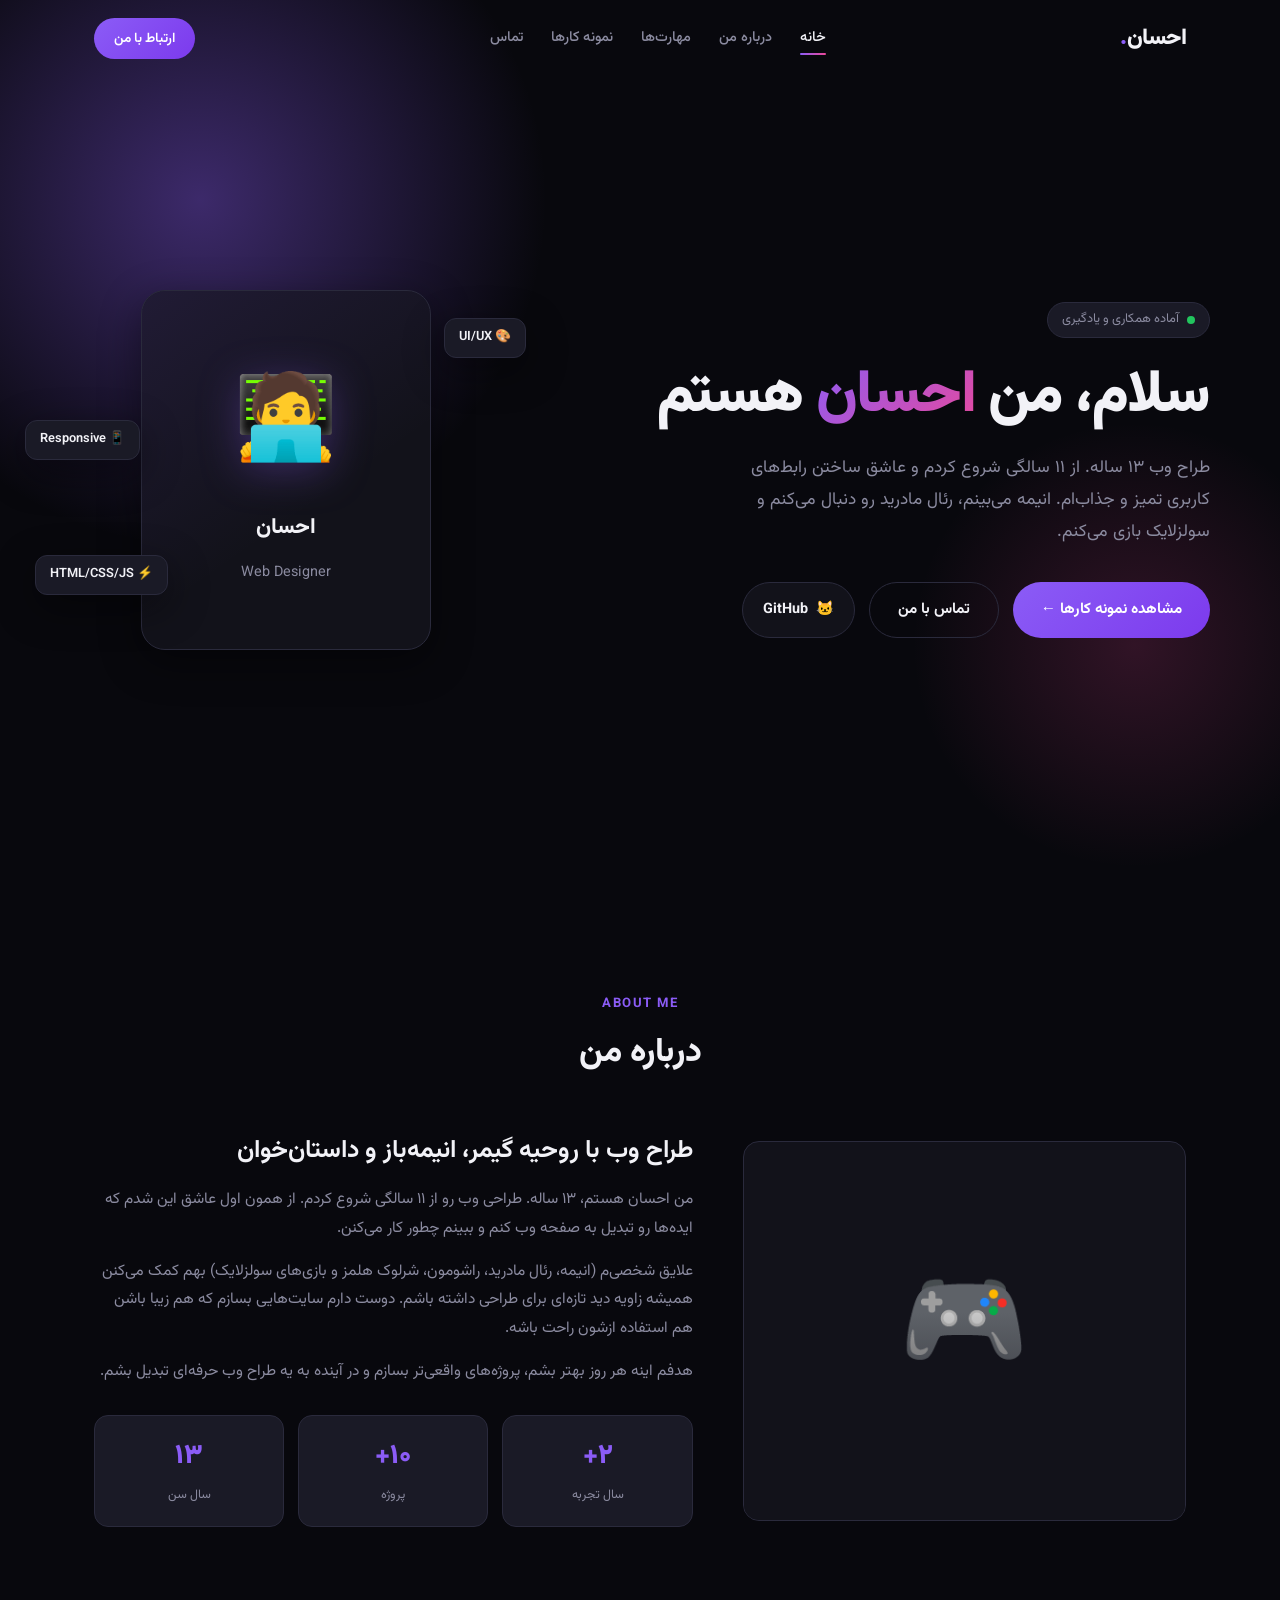
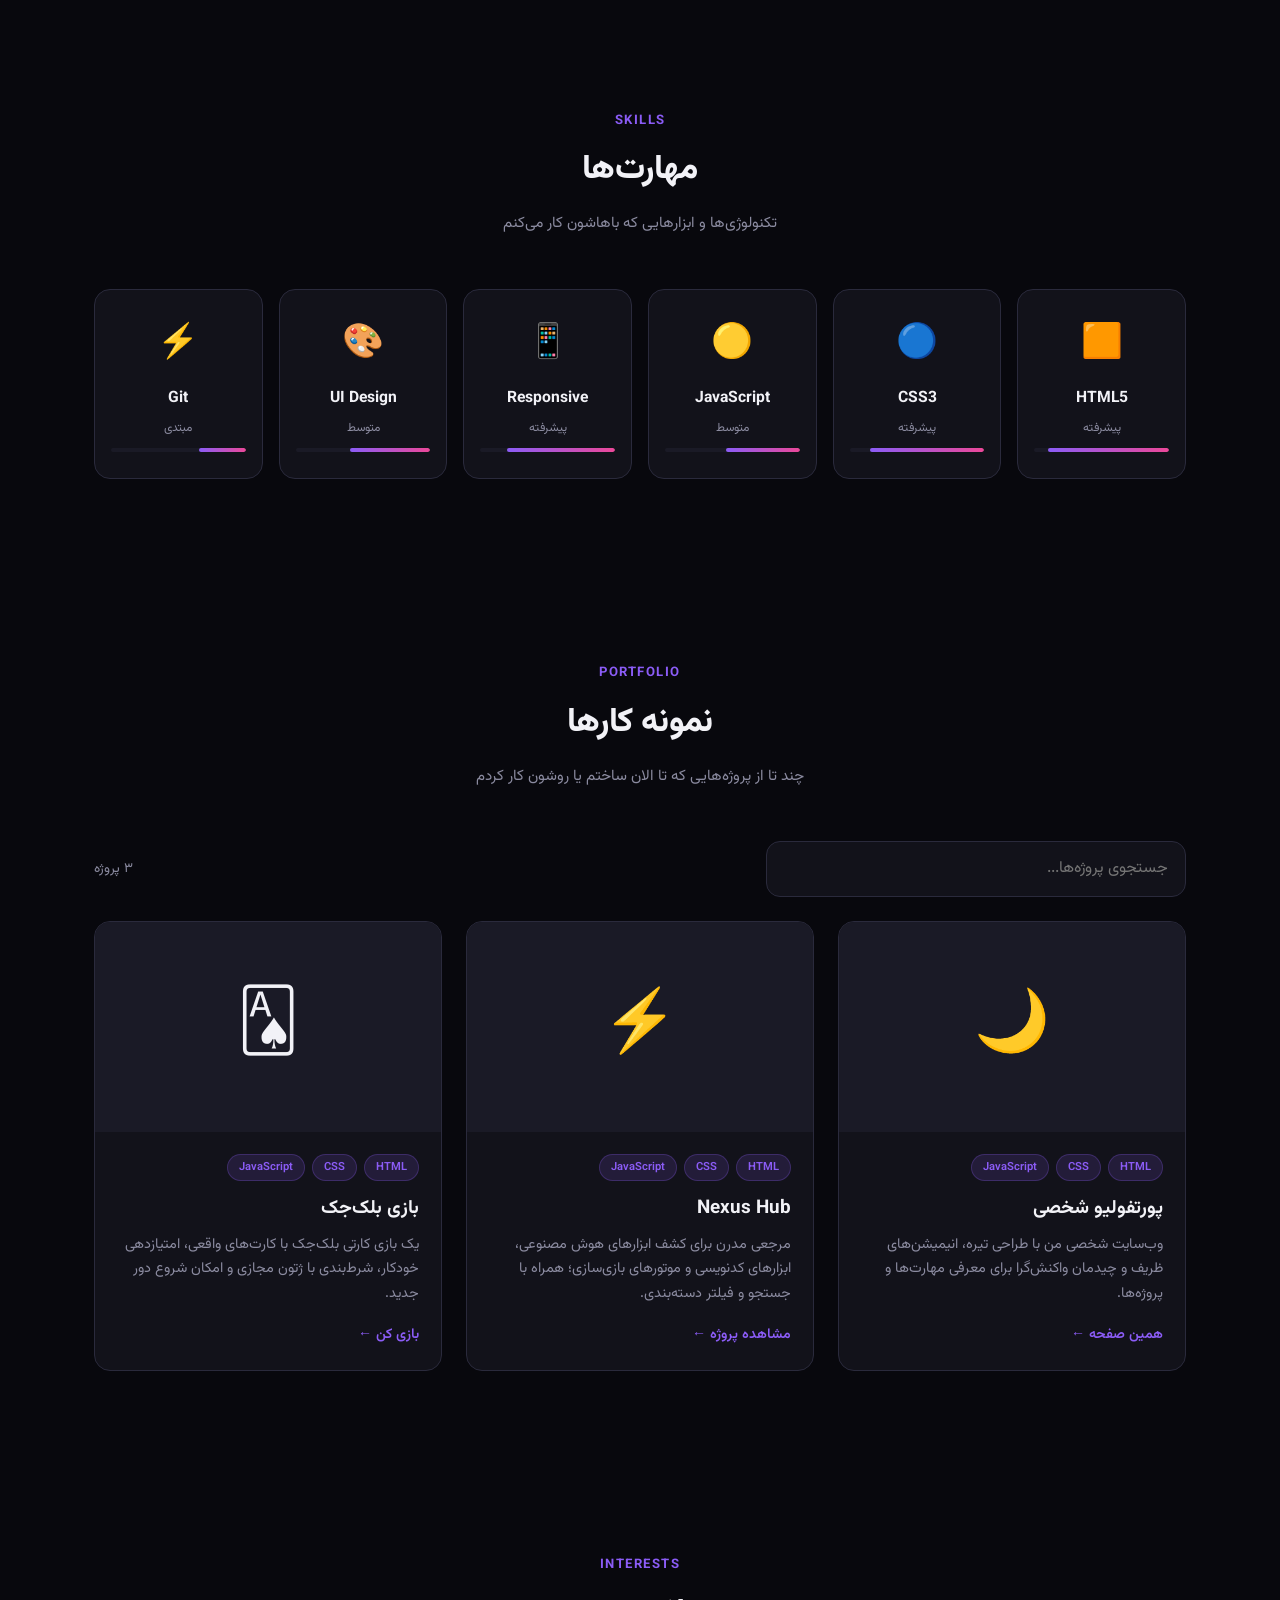
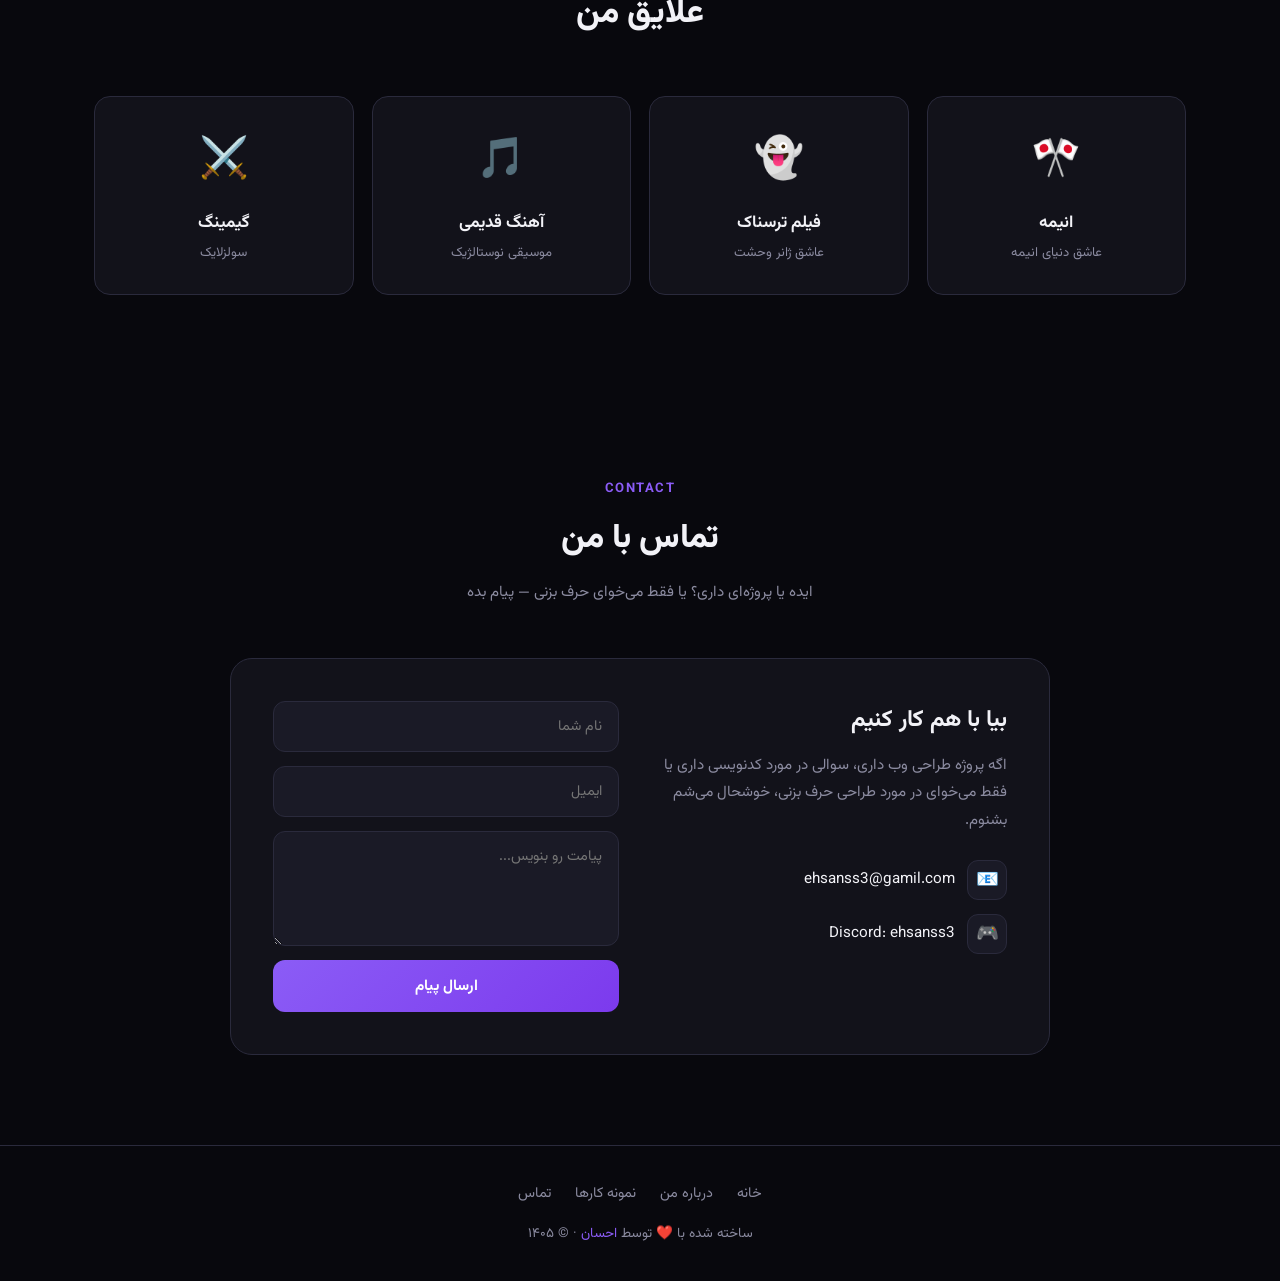
<file: index.html>
<!DOCTYPE html>
<html lang="fa" dir="rtl">
<head>
  <meta charset="UTF-8">
  <meta name="viewport" content="width=device-width, initial-scale=1.0">
  <title>احسان | طراح وب</title>
  <meta name="description" content="نمونه کارهای احسان — طراح وب ۱۳ ساله علاقه‌مند به انیمه، فوتبال و گیمینگ">
  <link rel="preconnect" href="https://fonts.googleapis.com">
  <link href="https://fonts.googleapis.com/css2?family=Vazirmatn:wght@400;500;600;700;800;900&display=swap" rel="stylesheet">
  <link rel="stylesheet" href="css/style.css">
</head>
<body>

  <!-- Navigation -->
  <nav class="nav" id="nav">
    <div class="nav-inner">
      <a href="#home" class="logo">احسان<span>.</span></a>
      <div class="nav-links">
        <a href="#home" class="active">خانه</a>
        <a href="#about">درباره من</a>
        <a href="#skills">مهارت‌ها</a>
        <a href="#projects">نمونه کارها</a>
        <a href="#contact">تماس</a>
      </div>
      <a href="#contact" class="nav-cta">ارتباط با من</a>
      <button class="menu-btn" id="menuBtn" aria-label="منو">☰</button>
    </div>
  </nav>

  <!-- Mobile Menu -->
  <div class="mobile-menu" id="mobileMenu">
    <a href="#home" data-close>خانه</a>
    <a href="#about" data-close>درباره من</a>
    <a href="#skills" data-close>مهارت‌ها</a>
    <a href="#projects" data-close>نمونه کارها</a>
    <a href="#contact" data-close>تماس</a>
  </div>

  <!-- Hero -->
  <section class="hero" id="home">
    <div class="hero-inner">
      <div class="hero-text">
        <div class="hero-badge">
          <span class="dot"></span>
          آماده همکاری و یادگیری
        </div>
        <h1>سلام، من <span>احسان</span> هستم</h1>
        <p>طراح وب ۱۳ ساله. از ۱۱ سالگی شروع کردم و عاشق ساختن رابط‌های کاربری تمیز و جذاب‌ام. انیمه می‌بینم، رئال مادرید رو دنبال می‌کنم و سولزلایک بازی می‌کنم.</p>
        <div class="hero-btns">
          <a href="#projects" class="btn btn-primary">مشاهده نمونه کارها ←</a>
          <a href="#contact" class="btn btn-outline">تماس با من</a>
          <a href="#" class="btn btn-github" data-placeholder-link aria-label="لینک گیت‌هاب را بعداً اضافه می‌کنم"><span aria-hidden="true">🐱</span> GitHub</a>
        </div>
      </div>
      <div class="hero-visual">
        <div class="avatar-card">
          <div class="avatar-emoji">🧑‍💻</div>
          <div class="avatar-name">احسان</div>
          <div class="avatar-role">Web Designer</div>
        </div>
        <div class="floating-tag tag-1">🎨 UI/UX</div>
        <div class="floating-tag tag-2">⚡ HTML/CSS/JS</div>
        <div class="floating-tag tag-3">📱 Responsive</div>
      </div>
    </div>
  </section>

  <!-- About -->
  <section class="section" id="about">
    <div class="section-header reveal">
      <div class="section-label">ABOUT ME</div>
      <h2 class="section-title">درباره من</h2>
    </div>
    <div class="about-grid reveal">
      <div class="about-image">🎮</div>
      <div class="about-text">
        <h3>طراح وب با روحیه گیمر، انیمه‌باز و داستان‌خوان</h3>
        <p>من احسان هستم، ۱۳ ساله. طراحی وب رو از ۱۱ سالگی شروع کردم. از همون اول عاشق این شدم که ایده‌ها رو تبدیل به صفحه وب کنم و ببینم چطور کار می‌کنن.</p>
        <p>علایق شخصی‌م (انیمه، رئال مادرید، راشومون، شرلوک هلمز و بازی‌های سولزلایک) بهم کمک می‌کنن همیشه زاویه دید تازه‌ای برای طراحی داشته باشم. دوست دارم سایت‌هایی بسازم که هم زیبا باشن هم استفاده ازشون راحت باشه.</p>
        <p>هدفم اینه هر روز بهتر بشم، پروژه‌های واقعی‌تر بسازم و در آینده به یه طراح وب حرفه‌ای تبدیل بشم.</p>
        <div class="about-stats">
          <div class="stat">
            <span class="stat-num">۲+</span>
            <span class="stat-label">سال تجربه</span>
          </div>
          <div class="stat">
            <span class="stat-num">۱۰+</span>
            <span class="stat-label">پروژه</span>
          </div>
          <div class="stat">
            <span class="stat-num">۱۳</span>
            <span class="stat-label">سال سن</span>
          </div>
        </div>
      </div>
    </div>
  </section>

  <!-- Skills -->
  <section class="section" id="skills">
    <div class="section-header reveal">
      <div class="section-label">SKILLS</div>
      <h2 class="section-title">مهارت‌ها</h2>
      <p class="section-desc">تکنولوژی‌ها و ابزارهایی که باهاشون کار می‌کنم</p>
    </div>
    <div class="skills-grid">
      <div class="skill-card reveal">
        <div class="skill-icon">🟧</div>
        <div class="skill-name">HTML5</div>
        <div class="skill-level">پیشرفته</div>
        <div class="skill-bar"><div class="skill-bar-fill" style="--level:90%"></div></div>
      </div>
      <div class="skill-card reveal">
        <div class="skill-icon">🔵</div>
        <div class="skill-name">CSS3</div>
        <div class="skill-level">پیشرفته</div>
        <div class="skill-bar"><div class="skill-bar-fill" style="--level:85%"></div></div>
      </div>
      <div class="skill-card reveal">
        <div class="skill-icon">🟡</div>
        <div class="skill-name">JavaScript</div>
        <div class="skill-level">متوسط</div>
        <div class="skill-bar"><div class="skill-bar-fill" style="--level:55%"></div></div>
      </div>
      <div class="skill-card reveal">
        <div class="skill-icon">📱</div>
        <div class="skill-name">Responsive</div>
        <div class="skill-level">پیشرفته</div>
        <div class="skill-bar"><div class="skill-bar-fill" style="--level:80%"></div></div>
      </div>
      <div class="skill-card reveal">
        <div class="skill-icon">🎨</div>
        <div class="skill-name">UI Design</div>
        <div class="skill-level">متوسط</div>
        <div class="skill-bar"><div class="skill-bar-fill" style="--level:60%"></div></div>
      </div>
      <div class="skill-card reveal">
        <div class="skill-icon">⚡</div>
        <div class="skill-name">Git</div>
        <div class="skill-level">مبتدی</div>
        <div class="skill-bar"><div class="skill-bar-fill" style="--level:35%"></div></div>
      </div>
    </div>
  </section>

  <!-- Projects -->
  <section class="section" id="projects">
    <div class="section-header reveal">
      <div class="section-label">PORTFOLIO</div>
      <h2 class="section-title">نمونه کارها</h2>
      <p class="section-desc">چند تا از پروژه‌هایی که تا الان ساختم یا روشون کار کردم</p>
    </div>
    <div class="project-search-wrap"><input id="projectSearch" class="project-search" type="search" placeholder="جستجوی پروژه‌ها..." aria-label="جستجوی پروژه‌ها"><span id="projectCount" class="project-count">۳ پروژه</span></div>
    <div class="projects-grid">
      <article class="project-card reveal">
        <div class="project-thumb">🌙</div>
        <div class="project-info">
          <div class="project-tags"><span class="tag">HTML</span><span class="tag">CSS</span><span class="tag">JavaScript</span></div>
          <h3 class="project-title">پورتفولیو شخصی</h3>
          <p class="project-desc">وب‌سایت شخصی من با طراحی تیره، انیمیشن‌های ظریف و چیدمان واکنش‌گرا برای معرفی مهارت‌ها و پروژه‌ها.</p>
          <div class="project-links"><a href="#home" class="project-link">همین صفحه ←</a></div>
        </div>
      </article>
      <article class="project-card reveal">
        <div class="project-thumb">⚡</div>
        <div class="project-info">
          <div class="project-tags"><span class="tag">HTML</span><span class="tag">CSS</span><span class="tag">JavaScript</span></div>
          <h3 class="project-title">Nexus Hub</h3>
          <p class="project-desc">مرجعی مدرن برای کشف ابزارهای هوش مصنوعی، ابزارهای کدنویسی و موتورهای بازی‌سازی؛ همراه با جستجو و فیلتر دسته‌بندی.</p>
          <div class="project-links"><a href="nexus-hub/index.html" class="project-link">مشاهده پروژه ←</a></div>
        </div>
      </article>
      <article class="project-card reveal">
        <div class="project-thumb">🂡</div>
        <div class="project-info">
          <div class="project-tags"><span class="tag">HTML</span><span class="tag">CSS</span><span class="tag">JavaScript</span></div>
          <h3 class="project-title">بازی بلک‌جک</h3>
          <p class="project-desc">یک بازی کارتی بلک‌جک با کارت‌های واقعی، امتیازدهی خودکار، شرط‌بندی با ژتون مجازی و امکان شروع دور جدید.</p>
          <div class="project-links"><a href="blackjack/index.html" class="project-link">بازی کن ←</a></div>
        </div>
      </article>
    </div>
  </section>

  <!-- Interests -->
  <section class="section" id="interests">
    <div class="section-header reveal">
      <div class="section-label">INTERESTS</div>
      <h2 class="section-title">علایق من</h2>
    </div>
    <div class="interests-grid">
      <div class="interest-card reveal">
        <div class="interest-icon">🎌</div>
        <div class="interest-name">انیمه</div>
        <div class="interest-desc">عاشق دنیای انیمه</div>
      </div>
        <div class="interest-card reveal">
        <div class="interest-icon">👻</div>
        <div class="interest-name">فیلم ترسناک</div>
        <div class="interest-desc">عاشق ژانر وحشت</div>
      </div>
      <div class="interest-card reveal">
        <div class="interest-icon">🎵</div>
        <div class="interest-name">آهنگ قدیمی</div>
        <div class="interest-desc">موسیقی نوستالژیک</div>
      </div>
      <div class="interest-card reveal">
        <div class="interest-icon">⚔️</div>
        <div class="interest-name">گیمینگ</div>
        <div class="interest-desc">سولزلایک</div>
      </div>
    </div>
  </section>

  <!-- Contact -->
  <section class="section" id="contact">
    <div class="section-header reveal">
      <div class="section-label">CONTACT</div>
      <h2 class="section-title">تماس با من</h2>
      <p class="section-desc">ایده یا پروژه‌ای داری؟ یا فقط می‌خوای حرف بزنی — پیام بده</p>
    </div>
    <div class="contact-box reveal">
      <div class="contact-info">
        <h3>بیا با هم کار کنیم</h3>
        <p>اگه پروژه طراحی وب داری، سوالی در مورد کدنویسی داری یا فقط می‌خوای در مورد طراحی حرف بزنی، خوشحال می‌شم بشنوم.</p>
        <div class="contact-item">
          <span>📧</span>
          <div>ehsanss3@gamil.com</div>
        </div>
        <div class="contact-item">
          <span>🎮</span>
          <div>Discord: ehsanss3</div>
        </div>
      </div>
      <form class="contact-form" id="contactForm">
        <input type="text" placeholder="نام شما" required>
        <input type="email" placeholder="ایمیل" required>
        <textarea placeholder="پیامت رو بنویس..." required></textarea>
        <button type="submit">ارسال پیام</button>
      </form>
    </div>
  </section>

  <!-- Footer -->
  <footer class="footer">
    <div class="footer-inner">
      <div class="footer-links">
        <a href="#home">خانه</a>
        <a href="#about">درباره من</a>
        <a href="#projects">نمونه کارها</a>
        <a href="#contact">تماس</a>
      </div>
      <p class="footer-copy">ساخته شده با ❤️ توسط <a href="#home">احسان</a> · © ۱۴۰۵</p>
    </div>
  </footer>

  <button class="back-to-top" id="backToTop" aria-label="بازگشت به بالا" title="بازگشت به بالا">↑</button>
  <div class="toast" id="toast" role="status" aria-live="polite"></div>

  <script src="js/script.js" defer></script>
</body>
</html>
</file>
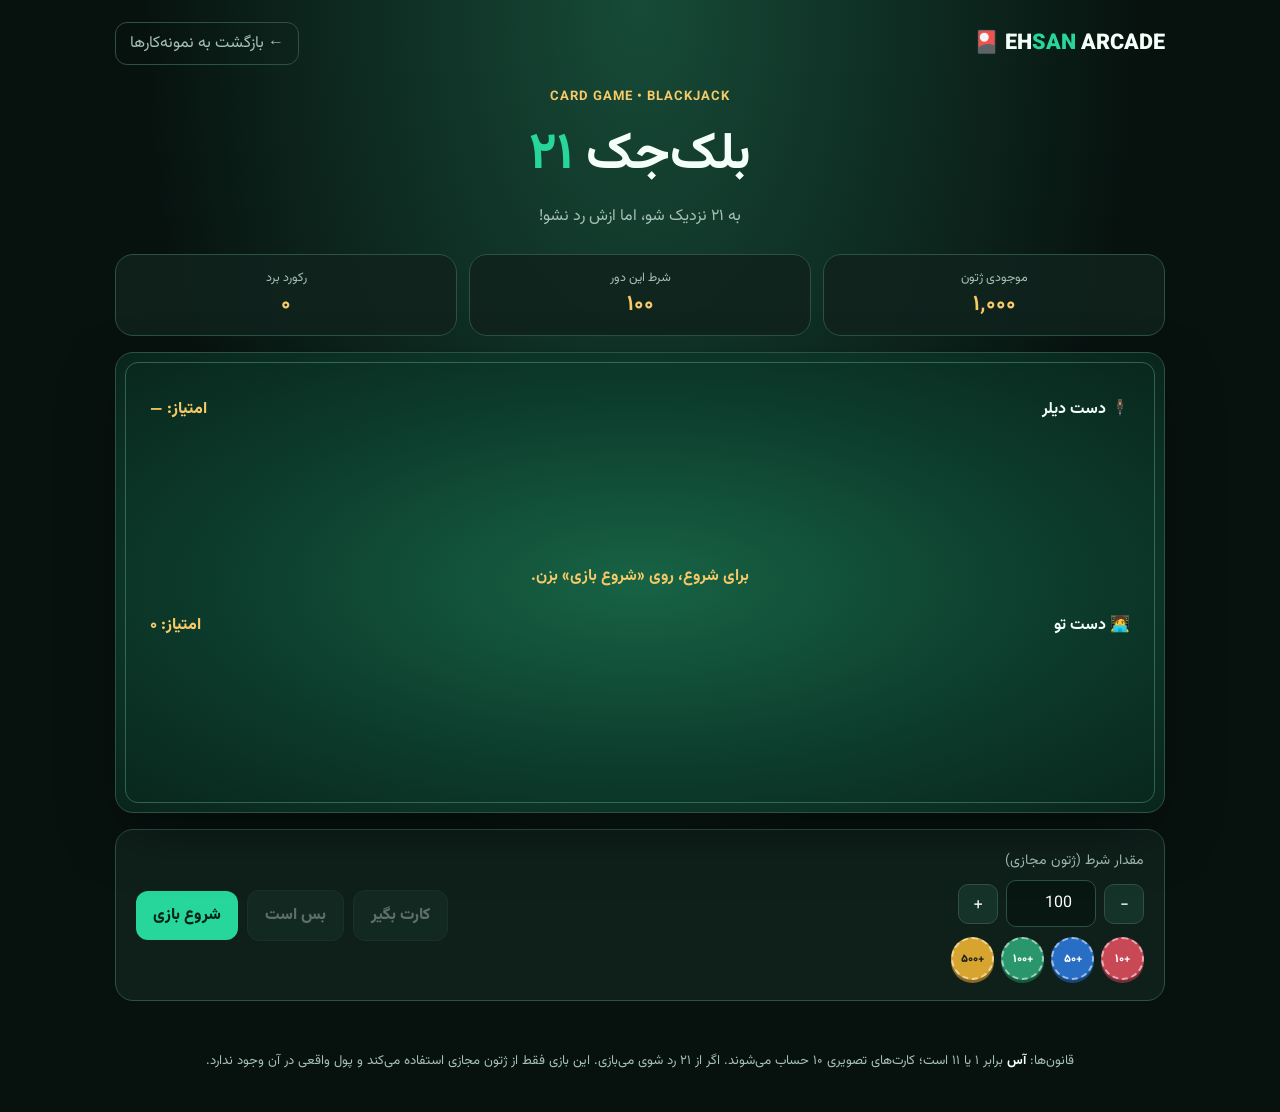
<file: blackjack/index.html>
<!DOCTYPE html>
<html lang="fa" dir="rtl">
<head>
<meta charset="UTF-8"><meta name="viewport" content="width=device-width, initial-scale=1.0">
<title>بلک‌جک | Ehsan Arcade</title>
<link rel="preconnect" href="https://fonts.googleapis.com"><link href="https://fonts.googleapis.com/css2?family=Vazirmatn:wght@400;500;600;700;800;900&display=swap" rel="stylesheet">
<style>
:root{--bg:#07120f;--panel:#10231d;--panel2:#163329;--green:#27d69a;--gold:#f7ca68;--text:#f4fff9;--muted:#a6c1b5;--red:#ff6b78;--line:#2d5144}*{box-sizing:border-box}body{margin:0;min-height:100vh;background:radial-gradient(ellipse at 50% 0%,#174b38 0,transparent 55%),var(--bg);color:var(--text);font-family:Vazirmatn,sans-serif;padding:22px}.wrap{max-width:1050px;margin:auto}.top{display:flex;justify-content:space-between;align-items:center;gap:14px;margin-bottom:20px}.brand{font-size:1.35rem;font-weight:900}.brand span{color:var(--green)}.back{color:var(--muted);text-decoration:none;border:1px solid var(--line);padding:8px 14px;border-radius:12px}.back:hover{color:var(--green);border-color:var(--green)}.hero{text-align:center;margin:22px 0 25px}.eyebrow{color:var(--gold);font-weight:700;font-size:.82rem;letter-spacing:1px}.hero h1{font-size:clamp(2rem,5vw,3.2rem);margin:8px 0}.hero p{color:var(--muted);margin:0}.stats{display:grid;grid-template-columns:repeat(3,1fr);gap:12px;margin-bottom:16px}.stat,.table,.controls{background:rgba(16,35,29,.88);border:1px solid var(--line);border-radius:18px}.stat{text-align:center;padding:13px}.stat small{display:block;color:var(--muted);font-size:.78rem}.stat strong{font-size:1.35rem;color:var(--gold)}.table{position:relative;padding:clamp(18px,4vw,34px);background:radial-gradient(ellipse at center,#176345,#0c3a2b 60%,#09251c);box-shadow:0 22px 60px #0005;overflow:hidden}.table:before{content:"";position:absolute;inset:9px;border:1px solid #7bcba45c;border-radius:13px;pointer-events:none}.hand{position:relative;z-index:1;min-height:150px;padding:10px 0 20px}.hand-head{display:flex;justify-content:space-between;align-items:center;margin-bottom:12px}.hand-head h2{font-size:1rem;margin:0}.score{color:var(--gold);font-weight:800}.cards{display:flex;gap:9px;flex-wrap:wrap;justify-content:center;min-height:108px}.playing-card{width:clamp(58px,10vw,78px);height:108px;border-radius:10px;background:#fffdf7;color:#17211d;box-shadow:0 7px 15px #00180f66;display:flex;flex-direction:column;justify-content:space-between;padding:7px;font-family:Georgia,serif;font-weight:bold;animation:deal .25s ease-out;position:relative}.playing-card .corner{font-size:1rem;line-height:1}.playing-card .pip{align-self:center;font-size:2rem}.playing-card.red{color:#d52d48}.playing-card.backcard{background:repeating-linear-gradient(45deg,#153d65,#153d65 5px,#f0f1ed 5px,#f0f1ed 7px);border:5px solid white}.playing-card.backcard *{visibility:hidden}.hand-status{text-align:center;min-height:29px;margin:2px 0 10px;font-weight:700;color:var(--gold)}.controls{padding:20px;display:grid;grid-template-columns:1fr 1.4fr;gap:20px;margin-top:16px}.bet-area label{display:block;color:var(--muted);font-size:.88rem;margin-bottom:8px}.bet-row{display:flex;align-items:center;gap:8px}.bet-row button,.chip,.action{font:inherit;cursor:pointer;border:0;transition:.18s}.bet-row button{background:var(--panel2);color:var(--text);border:1px solid var(--line);border-radius:10px;width:40px;height:40px;font-size:1.2rem}.bet-row input{width:90px;min-width:0;background:#081711;border:1px solid var(--line);border-radius:10px;color:white;padding:10px;text-align:center;font:inherit}.chips{display:flex;gap:7px;flex-wrap:wrap;margin-top:10px}.chip{border:2px dashed #ffffff8a;border-radius:50%;width:43px;height:43px;background:#c84955;color:white;font-size:.72rem;font-weight:800;box-shadow:0 3px 0 #762d36}.chip:nth-child(2){background:#286ec4;box-shadow:0 3px 0 #194477}.chip:nth-child(3){background:#29966c;box-shadow:0 3px 0 #15583e}.chip:nth-child(4){background:#d7a52f;color:#1b2118;box-shadow:0 3px 0 #8c6820}.chip:hover{transform:translateY(-3px)}.actions{display:flex;align-items:center;justify-content:flex-end;gap:9px;flex-wrap:wrap}.action{padding:12px 17px;border-radius:12px;font-weight:800}.primary{background:var(--green);color:#052218}.primary:hover{filter:brightness(1.1);transform:translateY(-2px)}.secondary{background:#1a3a2f;color:var(--text);border:1px solid var(--line)}.secondary:hover{border-color:var(--green)}.action:disabled,.bet-row button:disabled,.chip:disabled{opacity:.35;cursor:not-allowed;transform:none}.rules{color:var(--muted);font-size:.82rem;line-height:1.9;text-align:center;margin:16px 0}.rules strong{color:var(--text)}.toast{min-height:24px;text-align:center;color:var(--muted);font-size:.85rem;margin-top:8px}@keyframes deal{from{opacity:0;transform:translateY(-12px) rotate(-4deg)}to{opacity:1;transform:none}}@media(max-width:680px){body{padding:12px}.controls{grid-template-columns:1fr}.actions{justify-content:center}.action{flex:1}.hand{min-height:135px}.playing-card{height:94px}.cards{min-height:94px}.stats{gap:7px}.stat{padding:10px 5px}.stat strong{font-size:1.1rem}}
</style></head><body><main class="wrap">
<header class="top"><div class="brand">EH<span>SAN</span> ARCADE 🎴</div><a class="back" href="../index.html#projects">← بازگشت به نمونه‌کارها</a></header>
<section class="hero"><div class="eyebrow">CARD GAME • BLACKJACK</div><h1>بلک‌جک <span style="color:var(--green)">۲۱</span></h1><p>به ۲۱ نزدیک شو، اما ازش رد نشو!</p></section>
<section class="stats"><div class="stat"><small>موجودی ژتون</small><strong id="bankroll">۱۰۰۰</strong></div><div class="stat"><small>شرط این دور</small><strong id="betValue">۱۰۰</strong></div><div class="stat"><small>رکورد برد</small><strong id="wins">۰</strong></div></section>
<section class="table" aria-label="میز بازی بلک‌جک"><div class="hand"><div class="hand-head"><h2>🕴️ دست دیلر</h2><span class="score" id="dealerScore">امتیاز: —</span></div><div class="cards" id="dealerCards"></div></div><div class="hand-status" id="status" aria-live="polite">برای شروع، روی «شروع بازی» بزن.</div><div class="hand"><div class="hand-head"><h2>🧑‍💻 دست تو</h2><span class="score" id="playerScore">امتیاز: —</span></div><div class="cards" id="playerCards"></div></div></section>
<section class="controls"><div class="bet-area"><label for="betInput">مقدار شرط (ژتون مجازی)</label><div class="bet-row"><button id="minusBet" aria-label="کم کردن شرط">−</button><input id="betInput" type="number" min="10" step="10" value="100"><button id="plusBet" aria-label="زیاد کردن شرط">+</button></div><div class="chips"><button class="chip" data-chip="10">+۱۰</button><button class="chip" data-chip="50">+۵۰</button><button class="chip" data-chip="100">+۱۰۰</button><button class="chip" data-chip="500">+۵۰۰</button></div></div><div class="actions"><button class="action secondary" id="hitBtn" disabled>کارت بگیر</button><button class="action secondary" id="standBtn" disabled>بس است</button><button class="action primary" id="startBtn">شروع بازی</button></div></section>
<div class="toast" id="message"></div><p class="rules">قانون‌ها: <strong>آس</strong> برابر ۱ یا ۱۱ است؛ کارت‌های تصویری ۱۰ حساب می‌شوند. اگر از ۲۱ رد شوی می‌بازی. این بازی فقط از ژتون مجازی استفاده می‌کند و پول واقعی در آن وجود ندارد.</p>
</main><script>
(()=>{'use strict';const $=id=>document.getElementById(id);const suits=[{s:'♠',red:false},{s:'♥',red:true},{s:'♦',red:true},{s:'♣',red:false}];let deck=[],player=[],dealer=[],bankroll=1000,bet=100,wins=0,active=false,finished=true;const fa=n=>Number(n).toLocaleString('fa-IR');function shuffle(){deck=[];for(const suit of suits)for(let v=1;v<=13;v++)deck.push({v,s:suit.s,red:suit.red});for(let i=deck.length-1;i>0;i--){let j=Math.floor(Math.random()*(i+1));[deck[i],deck[j]]=[deck[j],deck[i]]}}function draw(){if(!deck.length)shuffle();return deck.pop()}function value(c){return c.v===1?11:c.v>=10?10:c.v}function total(hand){let sum=hand.reduce((a,c)=>a+value(c),0),aces=hand.filter(c=>c.v===1).length;while(sum>21&&aces){sum-=10;aces--}return sum}function rank(v){return v===1?'A':v===11?'J':v===12?'Q':v===13?'K':String(v)}function cardHTML(c,hidden=false){if(hidden)return '<div class="playing-card backcard"><span class="corner">?</span><span class="pip">✦</span><span class="corner">?</span></div>';let r=c.red?' red':'';return `<div class="playing-card${r}"><span class="corner">${rank(c.v)}<br>${c.s}</span><span class="pip">${c.s}</span><span class="corner" style="align-self:flex-end;transform:rotate(180deg)">${rank(c.v)}<br>${c.s}</span></div>`}function render(reveal=false){$('playerCards').innerHTML=player.map(c=>cardHTML(c)).join('');$('dealerCards').innerHTML=dealer.map((c,i)=>cardHTML(c,!reveal&&i===1)).join('');$('playerScore').textContent='امتیاز: '+fa(total(player));$('dealerScore').textContent='امتیاز: '+(reveal?fa(total(dealer)):(dealer.length?'؟':'—'));$('bankroll').textContent=fa(bankroll);$('betValue').textContent=fa(bet);$('wins').textContent=fa(wins);$('hitBtn').disabled=!active;$('standBtn').disabled=!active;$('startBtn').disabled=active;$('betInput').disabled=active;document.querySelectorAll('.chip,#minusBet,#plusBet').forEach(b=>b.disabled=active)}function message(t){$('message').textContent=t}function end(result,detail){active=false;finished=true;if(result==='win'){bankroll+=bet*2;wins++;$('status').textContent='🎉 بردی!';message(detail||`تبریک! ${fa(bet)} ژتون سود کردی.`)}else if(result==='push'){bankroll+=bet;$('status').textContent='🤝 مساوی شد';message(detail||'شرط به موجودی‌ات برگشت.')}else{$('status').textContent='😅 این دور را باختی';message(detail||`این بار ${fa(bet)} ژتون از دست دادی.`)}render(true);if(bankroll<10){$('startBtn').textContent='شروع دوباره با ۱۰۰۰ ژتون';$('startBtn').disabled=false;$('betInput').disabled=true;document.querySelectorAll('.chip,#minusBet,#plusBet').forEach(b=>b.disabled=true)}}function settle(){while(total(dealer)<17)dealer.push(draw());const p=total(player),d=total(dealer);render(true);if(d>21||p>d)end('win',d>21?'دیلر از ۲۱ رد شد؛ تو بردی!':`امتیاز تو ${fa(p)} و امتیاز دیلر ${fa(d)} است؛ بردی!`);else if(p===d)end('push','امتیازها برابر شد؛ شرطت برگشت.');else end('lose',`دیلر ${fa(d)} و تو ${fa(p)} امتیاز داری.`)}function start(){if(bankroll<10){bankroll=1000;$('startBtn').textContent='شروع بازی';$('betInput').disabled=false;document.querySelectorAll('.chip,#minusBet,#plusBet').forEach(b=>b.disabled=false)}let requested=parseInt($('betInput').value,10);if(!Number.isFinite(requested))requested=10;bet=Math.max(10,Math.min(bankroll,Math.floor(requested/10)*10));$('betInput').value=bet;bankroll-=bet;shuffle();player=[draw(),draw()];dealer=[draw(),draw()];active=true;finished=false;$('status').textContent='نوبت توست؛ کارت بگیر یا بس است.';message('');render();if(total(player)===21){render(true);if(total(dealer)===21)end('push','هر دو بلک‌جک شد؛ شرطت برگشت.');else end('win','بلک‌جک! با ۲۱ طبیعی بردی.')}}function hit(){if(!active)return;player.push(draw());render();let p=total(player);if(p>21){render(true);end('lose','ترکیدی! امتیازت از ۲۱ بیشتر شد.')}else if(p===21)stand()}function stand(){if(!active)return;active=false;$('hitBtn').disabled=true;$('standBtn').disabled=true;$('status').textContent='دیلر کارت می‌کشد...';render(true);settle()}function changeBet(delta){if(active)return;let n=parseInt($('betInput').value,10)||10;n=Math.max(10,Math.min(Math.max(10,bankroll),n+delta));n=Math.ceil(n/10)*10;$('betInput').value=n;bet=n;$('betValue').textContent=fa(bet)}$('startBtn').addEventListener('click',start);$('hitBtn').addEventListener('click',hit);$('standBtn').addEventListener('click',stand);$('plusBet').addEventListener('click',()=>changeBet(10));$('minusBet').addEventListener('click',()=>changeBet(-10));$('betInput').addEventListener('change',()=>changeBet(0));document.querySelectorAll('[data-chip]').forEach(b=>b.addEventListener('click',()=>changeBet(Number(b.dataset.chip))));render();})();
</script></body></html>
</file>
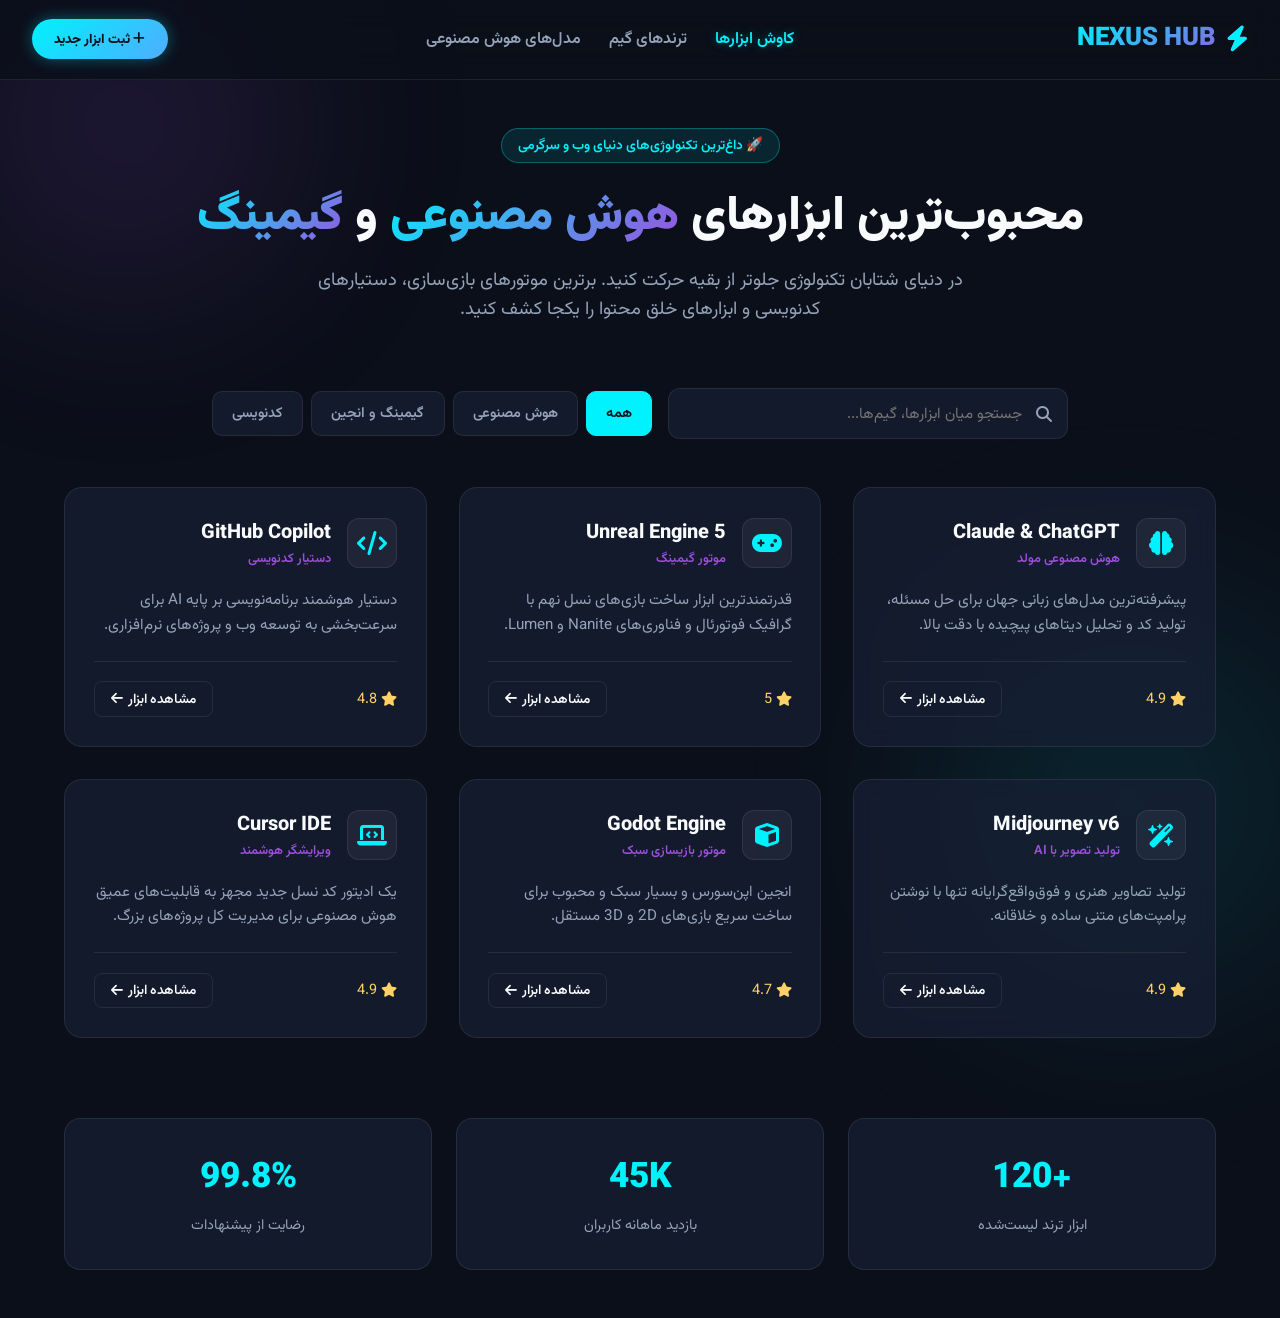
<file: nexus-hub/index.html>
<!DOCTYPE html>
<html lang="fa" dir="rtl">
<head>
    <meta charset="UTF-8">
    <meta name="viewport" content="width=device-width, initial-scale=1.0">
    <title>Nexus Hub | مرجع نسل جدید ابزارهای ترند هوش مصنوعی و گیم</title>
    <!-- Google Fonts & FontAwesome Icons -->
    <link rel="preconnect" href="https://fonts.googleapis.com">
    <link rel="preconnect" href="https://fonts.gstatic.com" crossorigin>
    <link href="https://fonts.googleapis.com/css2?family=Vazirmatn:wght@300;400;600;800;900&display=swap" rel="stylesheet">
    <link rel="stylesheet" href="https://cdnjs.cloudflare.com/ajax/libs/font-awesome/6.4.0/css/all.min.css">

    <style>
        :root {
            --bg-color: #0b0f19;
            --card-bg: rgba(23, 32, 54, 0.7);
            --card-border: rgba(255, 255, 255, 0.08);
            --accent-cyan: #00f2fe;
            --accent-purple: #9d4edd;
            --accent-glow: rgba(0, 242, 254, 0.35);
            --text-main: #f8fafc;
            --text-muted: #94a3b8;
            --transition: all 0.3s cubic-bezier(0.4, 0, 0.2, 1);
        }

        * {
            margin: 0;
            padding: 0;
            box-sizing: border-box;
            font-family: 'Vazirmatn', sans-serif;
        }

        body {
            background-color: var(--bg-color);
            color: var(--text-main);
            overflow-x: hidden;
            min-height: 100vh;
        }

        /* Ambient Glow Background Effect */
        .ambient-glow {
            position: fixed;
            width: 450px;
            height: 450px;
            border-radius: 50%;
            background: radial-gradient(circle, var(--accent-purple) 0%, transparent 70%);
            filter: blur(100px);
            opacity: 0.25;
            top: -100px;
            left: -100px;
            z-index: 0;
            pointer-events: none;
            animation: pulseGlow 8s infinite alternate ease-in-out;
        }

        .ambient-glow-2 {
            position: fixed;
            width: 500px;
            height: 500px;
            border-radius: 50%;
            background: radial-gradient(circle, var(--accent-cyan) 0%, transparent 70%);
            filter: blur(120px);
            opacity: 0.2;
            bottom: -150px;
            right: -100px;
            z-index: 0;
            pointer-events: none;
        }

        @keyframes pulseGlow {
            0% { transform: scale(1) translate(0, 0); }
            100% { transform: scale(1.2) translate(50px, 30px); }
        }

        /* Header & Navigation */
        header {
            position: sticky;
            top: 0;
            backdrop-filter: blur(15px);
            -webkit-backdrop-filter: blur(15px);
            background: rgba(11, 15, 25, 0.8);
            border-bottom: 1px solid var(--card-border);
            z-index: 100;
            padding: 1.2rem 2rem;
            display: flex;
            justify-content: space-between;
            align-items: center;
        }

        .logo {
            font-size: 1.6rem;
            font-weight: 900;
            background: linear-gradient(135deg, var(--accent-cyan), var(--accent-purple));
            -webkit-background-clip: text;
            -webkit-text-fill-color: transparent;
            display: flex;
            align-items: center;
            gap: 10px;
        }

        .logo i {
            -webkit-text-fill-color: var(--accent-cyan);
        }

        nav a {
            color: var(--text-muted);
            text-decoration: none;
            margin-right: 1.5rem;
            font-weight: 600;
            transition: var(--transition);
        }

        nav a:hover, nav a.active {
            color: var(--accent-cyan);
            text-shadow: 0 0 10px var(--accent-glow);
        }

        .btn-cta {
            background: linear-gradient(135deg, var(--accent-cyan), #4facfe);
            color: #0b0f19;
            font-weight: 800;
            border: none;
            padding: 0.6rem 1.4rem;
            border-radius: 30px;
            cursor: pointer;
            box-shadow: 0 0 15px var(--accent-glow);
            transition: var(--transition);
        }

        .btn-cta:hover {
            transform: translateY(-2px);
            box-shadow: 0 0 25px rgba(0, 242, 254, 0.6);
        }

        /* Container */
        .container {
            max-width: 1200px;
            margin: 0 auto;
            padding: 3rem 1.5rem;
            position: relative;
            z-index: 1;
        }

        /* Hero Section */
        .hero {
            text-align: center;
            margin-bottom: 4rem;
        }

        .badge {
            display: inline-block;
            background: rgba(0, 242, 254, 0.1);
            color: var(--accent-cyan);
            border: 1px solid rgba(0, 242, 254, 0.3);
            padding: 0.4rem 1rem;
            border-radius: 50px;
            font-size: 0.85rem;
            font-weight: 600;
            margin-bottom: 1.5rem;
            animation: fadeIn 1s ease;
        }

        .hero h1 {
            font-size: 3rem;
            font-weight: 900;
            line-height: 1.3;
            margin-bottom: 1rem;
        }

        .hero h1 span {
            background: linear-gradient(135deg, var(--accent-cyan), var(--accent-purple));
            -webkit-background-clip: text;
            -webkit-text-fill-color: transparent;
        }

        .hero p {
            color: var(--text-muted);
            font-size: 1.15rem;
            max-width: 650px;
            margin: 0 auto 2.5rem auto;
        }

        /* Search & Filter Controls */
        .controls {
            display: flex;
            flex-wrap: wrap;
            gap: 1rem;
            justify-content: center;
            align-items: center;
            margin-bottom: 3rem;
        }

        .search-box {
            position: relative;
            flex: 1;
            max-width: 400px;
        }

        .search-box input {
            width: 100%;
            background: var(--card-bg);
            border: 1px solid var(--card-border);
            color: #fff;
            padding: 0.8rem 2.8rem 0.8rem 1rem;
            border-radius: 12px;
            outline: none;
            font-size: 0.95rem;
            transition: var(--transition);
        }

        .search-box input:focus {
            border-color: var(--accent-cyan);
            box-shadow: 0 0 15px rgba(0, 242, 254, 0.2);
        }

        .search-box i {
            position: absolute;
            right: 1rem;
            top: 50%;
            transform: translateY(-50%);
            color: var(--text-muted);
        }

        .filter-tags {
            display: flex;
            gap: 0.5rem;
            flex-wrap: wrap;
        }

        .filter-btn {
            background: var(--card-bg);
            border: 1px solid var(--card-border);
            color: var(--text-muted);
            padding: 0.6rem 1.2rem;
            border-radius: 10px;
            cursor: pointer;
            font-weight: 600;
            font-size: 0.9rem;
            transition: var(--transition);
        }

        .filter-btn.active, .filter-btn:hover {
            background: var(--accent-cyan);
            color: #0b0f19;
            border-color: var(--accent-cyan);
        }

        /* Grid & Cards */
        .cards-grid {
            display: grid;
            grid-template-columns: repeat(auto-fill, minmax(320px, 1fr));
            gap: 2rem;
        }

        .card {
            background: var(--card-bg);
            border: 1px solid var(--card-border);
            border-radius: 18px;
            padding: 1.8rem;
            display: flex;
            flex-direction: column;
            justify-content: space-between;
            transition: var(--transition);
            backdrop-filter: blur(10px);
            position: relative;
            overflow: hidden;
        }

        .card::before {
            content: '';
            position: absolute;
            top: 0;
            left: 0;
            width: 100%;
            height: 3px;
            background: linear-gradient(90deg, var(--accent-cyan), var(--accent-purple));
            opacity: 0;
            transition: var(--transition);
        }

        .card:hover {
            transform: translateY(-6px);
            border-color: rgba(0, 242, 254, 0.3);
            box-shadow: 0 15px 30px rgba(0, 0, 0, 0.5);
        }

        .card:hover::before {
            opacity: 1;
        }

        .card-header {
            display: flex;
            align-items: center;
            gap: 1rem;
            margin-bottom: 1.2rem;
        }

        .card-icon {
            width: 50px;
            height: 50px;
            border-radius: 12px;
            display: flex;
            align-items: center;
            justify-content: center;
            font-size: 1.5rem;
            background: rgba(255, 255, 255, 0.05);
            color: var(--accent-cyan);
            border: 1px solid var(--card-border);
        }

        .card-title {
            font-size: 1.25rem;
            font-weight: 800;
        }

        .card-category {
            font-size: 0.8rem;
            color: var(--accent-purple);
            font-weight: 600;
        }

        .card-desc {
            color: var(--text-muted);
            font-size: 0.95rem;
            line-height: 1.6;
            margin-bottom: 1.5rem;
        }

        .card-footer {
            display: flex;
            justify-content: space-between;
            align-items: center;
            border-top: 1px solid var(--card-border);
            padding-top: 1.2rem;
        }

        .rating {
            color: #ffd166;
            font-size: 0.9rem;
            display: flex;
            align-items: center;
            gap: 4px;
        }

        .card-btn {
            background: transparent;
            color: var(--text-main);
            border: 1px solid var(--card-border);
            padding: 0.4rem 1rem;
            border-radius: 8px;
            font-size: 0.85rem;
            font-weight: 600;
            text-decoration: none;
            transition: var(--transition);
            display: inline-flex;
            align-items: center;
            gap: 5px;
        }

        .card-btn:hover {
            background: rgba(255, 255, 255, 0.1);
            color: var(--accent-cyan);
            border-color: var(--accent-cyan);
        }

        /* Stats Section */
        .stats-section {
            margin-top: 5rem;
            display: grid;
            grid-template-columns: repeat(auto-fit, minmax(200px, 1fr));
            gap: 1.5rem;
            text-align: center;
        }

        .stat-box {
            background: var(--card-bg);
            border: 1px solid var(--card-border);
            padding: 2rem;
            border-radius: 16px;
        }

        .stat-number {
            font-size: 2.2rem;
            font-weight: 900;
            color: var(--accent-cyan);
            margin-bottom: 0.5rem;
        }

        .stat-label {
            color: var(--text-muted);
            font-size: 0.9rem;
        }

        /* Responsive */
        @media (max-width: 768px) {
            .hero h1 { font-size: 2.2rem; }
            header { flex-direction: column; gap: 1rem; }
            nav { display: flex; flex-wrap: wrap; justify-content: center; }
        }
    </style>
</head>
<body>

    <!-- Dynamic Glow Elements -->
    <div class="ambient-glow"></div>
    <div class="ambient-glow-2"></div>

    <!-- Navigation Header -->
    <header>
        <div class="logo">
            <i class="fa-solid fa-bolt"></i> NEXUS HUB
        </div>
        <nav>
            <a href="#" class="active">کاوش ابزارها</a>
            <a href="#">ترندهای گیم</a>
            <a href="#">مدل‌های هوش مصنوعی</a>
        </nav>
        <button class="btn-cta" onclick="addNewTool()">
            <i class="fa-solid fa-plus"></i> ثبت ابزار جدید
        </button>
    </header>

    <!-- Main Container -->
    <div class="container">
        
        <!-- Hero Section -->
        <section class="hero">
            <div class="badge">🚀 داغ‌ترین تکنولوژی‌های دنیای وب و سرگرمی</div>
            <h1>محبوب‌ترین ابزارهای <span>هوش مصنوعی</span> و <span>گیمینگ</span></h1>
            <p>در دنیای شتابان تکنولوژی جلوتر از بقیه حرکت کنید. برترین موتورهای بازی‌سازی، دستیارهای کدنویسی و ابزارهای خلق محتوا را یکجا کشف کنید.</p>
        </section>

        <!-- Controls: Search & Category Filter -->
        <div class="controls">
            <div class="search-box">
                <i class="fa-solid fa-magnifying-glass"></i>
                <input type="text" id="searchInput" placeholder="جستجو میان ابزارها، گیم‌ها..." oninput="filterItems()">
            </div>
            <div class="filter-tags">
                <button class="filter-btn active" onclick="setCategory('all', this)">همه</button>
                <button class="filter-btn" onclick="setCategory('ai', this)">هوش مصنوعی</button>
                <button class="filter-btn" onclick="setCategory('game', this)">گیمینگ و انجین</button>
                <button class="filter-btn" onclick="setCategory('code', this)">کدنویسی</button>
            </div>
        </div>

        <!-- Cards Grid -->
        <div class="cards-grid" id="toolsGrid">
            <!-- Dynamically Rendered by JS -->
        </div>

        <!-- Stats Section -->
        <div class="stats-section">
            <div class="stat-box">
                <div class="stat-number">+120</div>
                <div class="stat-label">ابزار ترند لیست‌شده</div>
            </div>
            <div class="stat-box">
                <div class="stat-number">45K</div>
                <div class="stat-label">بازدید ماهانه کاربران</div>
            </div>
            <div class="stat-box">
                <div class="stat-number">99.8%</div>
                <div class="stat-label">رضایت از پیشنهادات</div>
            </div>
        </div>

    </div>

    <!-- JavaScript Logic -->
    <script>
        // Sample Data for items
        const toolsData = [
            {
                id: 1,
                title: "Claude & ChatGPT",
                category: "ai",
                categoryName: "هوش مصنوعی مولد",
                icon: "fa-solid fa-brain",
                desc: "پیشرفته‌ترین مدل‌های زبانی جهان برای حل مسئله، تولید کد و تحلیل دیتاهای پیچیده با دقت بالا.",
                rating: 4.9,
                link: "https://chatgpt.com"
            },
            {
                id: 2,
                title: "Unreal Engine 5",
                category: "game",
                categoryName: "موتور گیمینگ",
                icon: "fa-solid fa-gamepad",
                desc: "قدرتمندترین ابزار ساخت بازی‌های نسل نهم با گرافیک فوتورئال و فناوری‌های Nanite و Lumen.",
                rating: 5.0,
                link: "https://unrealengine.com"
            },
            {
                id: 3,
                title: "GitHub Copilot",
                category: "code",
                categoryName: "دستیار کدنویسی",
                icon: "fa-solid fa-code",
                desc: "دستیار هوشمند برنامه‌نویسی بر پایه AI برای سرعت‌بخشی به توسعه وب و پروژه‌های نرم‌افزاری.",
                rating: 4.8,
                link: "https://github.com/features/copilot"
            },
            {
                id: 4,
                title: "Midjourney v6",
                category: "ai",
                categoryName: "تولید تصویر با AI",
                icon: "fa-solid fa-wand-magic-sparkles",
                desc: "تولید تصاویر هنری و فوق‌واقع‌گرایانه تنها با نوشتن پرامپت‌های متنی ساده و خلاقانه.",
                rating: 4.9,
                link: "https://midjourney.com"
            },
            {
                id: 5,
                title: "Godot Engine",
                category: "game",
                categoryName: "موتور بازیسازی سبک",
                icon: "fa-solid fa-cube",
                desc: "انجین اپن‌سورس و بسیار سبک و محبوب برای ساخت سریع بازی‌های 2D و 3D مستقل.",
                rating: 4.7,
                link: "https://godotengine.org"
            },
            {
                id: 6,
                title: "Cursor IDE",
                category: "code",
                categoryName: "ویرایشگر هوشمند",
                icon: "fa-solid fa-laptop-code",
                desc: "یک ادیتور کد نسل جدید مجهز به قابلیت‌های عمیق هوش مصنوعی برای مدیریت کل پروژه‌های بزرگ.",
                rating: 4.9,
                link: "https://cursor.com"
            }
        ];

        let currentCategory = 'all';

        // Render Cards to DOM
        function renderCards(data) {
            const grid = document.getElementById('toolsGrid');
            grid.innerHTML = '';

            if (data.length === 0) {
                grid.innerHTML = `<p style="grid-column: 1/-1; text-align: center; color: var(--text-muted); padding: 2rem;">موردی یافت نشد!</p>`;
                return;
            }

            data.forEach(item => {
                const card = document.createElement('div');
                card.className = 'card';
                card.innerHTML = `
                    <div>
                        <div class="card-header">
                            <div class="card-icon">
                                <i class="${item.icon}"></i>
                            </div>
                            <div>
                                <div class="card-title">${item.title}</div>
                                <div class="card-category">${item.categoryName}</div>
                            </div>
                        </div>
                        <p class="card-desc">${item.desc}</p>
                    </div>
                    <div class="card-footer">
                        <div class="rating">
                            <i class="fa-solid fa-star"></i>
                            <span>${item.rating}</span>
                        </div>
                        <a href="${item.link}" target="_blank" class="card-btn">
                            مشاهده ابزار <i class="fa-solid fa-arrow-left"></i>
                        </a>
                    </div>
                `;
                grid.appendChild(card);
            });
        }

        // Filter Logic
        function filterItems() {
            const searchVal = document.getElementById('searchInput').value.toLowerCase();
            const filtered = toolsData.filter(item => {
                const matchCategory = (currentCategory === 'all' || item.category === currentCategory);
                const matchSearch = item.title.toLowerCase().includes(searchVal) || 
                                    item.desc.toLowerCase().includes(searchVal) ||
                                    item.categoryName.toLowerCase().includes(searchVal);
                return matchCategory && matchSearch;
            });
            renderCards(filtered);
        }

        function setCategory(cat, btn) {
            currentCategory = cat;
            document.querySelectorAll('.filter-btn').forEach(b => b.classList.remove('active'));
            btn.classList.add('active');
            filterItems();
        }

        // Interactive Feature: Add New Tool (Prompt simulation)
        function addNewTool() {
            const title = prompt("نام ابزار جدید را وارد کنید:");
            if (!title) return;
            const desc = prompt("توضیح کوتاه درباره ابزار:");
            if (!desc) return;

            const newTool = {
                id: toolsData.length + 1,
                title: title,
                category: "ai",
                categoryName: "ابزار پیشنهادی کاربر",
                icon: "fa-solid fa-fire",
                desc: desc,
                rating: 5.0,
                link: "#"
            };

            toolsData.unshift(newTool);
            filterItems();
            alert("ابزار شما با موفقیت اضافه شد!");
        }

        // Initial load
        window.onload = () => renderCards(toolsData);
    </script>
</body>
</html>
</file>
<file: css/style.css>
:root {
  --bg: #08080d;
  --bg-card: #12121a;
  --bg-elevated: #1a1a26;
  --text: #f2f2f7;
  --text-muted: #8b8ba0;
  --primary: #8b5cf6;
  --primary-glow: rgba(139, 92, 246, 0.4);
  --accent: #ec4899;
  --green: #22c55e;
  --border: #2a2a3c;
  --radius: 16px;
  --shadow: 0 12px 40px rgba(0,0,0,0.45);
  --font: 'Vazirmatn', Tahoma, sans-serif;
  --transition: all 0.3s cubic-bezier(0.4, 0, 0.2, 1);
}

* { margin: 0; padding: 0; box-sizing: border-box; }
html { scroll-behavior: smooth; }
body {
  font-family: var(--font);
  background: var(--bg);
  color: var(--text);
  line-height: 1.7;
  direction: rtl;
  overflow-x: hidden;
}
a { text-decoration: none; color: inherit; }
img { max-width: 100%; display: block; }
button { font-family: inherit; cursor: pointer; border: none; background: none; }
ul { list-style: none; }

/* ===== Scroll Reveal ===== */
.reveal {
  opacity: 0;
  transform: translateY(30px);
  transition: opacity 0.7s ease, transform 0.7s ease;
}
.reveal.visible {
  opacity: 1;
  transform: translateY(0);
}

/* ===== Navigation ===== */
.nav {
  position: fixed;
  top: 0; right: 0; left: 0;
  z-index: 100;
  padding: 18px 0;
  transition: var(--transition);
  background: transparent;
}
.nav.scrolled {
  background: rgba(8, 8, 13, 0.92);
  backdrop-filter: blur(18px);
  border-bottom: 1px solid var(--border);
  padding: 12px 0;
}
.nav-inner {
  max-width: 1140px;
  margin: 0 auto;
  padding: 0 24px;
  display: flex;
  align-items: center;
  justify-content: space-between;
}
.logo {
  font-size: 1.4rem;
  font-weight: 900;
  letter-spacing: -0.5px;
}
.logo span { color: var(--primary); }
.nav-links {
  display: flex;
  gap: 28px;
}
.nav-links a {
  font-size: 0.9rem;
  color: var(--text-muted);
  font-weight: 500;
  transition: var(--transition);
  position: relative;
}
.nav-links a:hover,
.nav-links a.active { color: var(--text); }
.nav-links a::after {
  content: '';
  position: absolute;
  bottom: -4px;
  right: 0;
  width: 0;
  height: 2px;
  background: linear-gradient(90deg, var(--primary), var(--accent));
  transition: var(--transition);
  border-radius: 2px;
}
.nav-links a:hover::after,
.nav-links a.active::after { width: 100%; }
.nav-cta {
  padding: 9px 20px;
  background: linear-gradient(135deg, var(--primary), #7c3aed);
  color: white;
  border-radius: 50px;
  font-size: 0.85rem;
  font-weight: 600;
  transition: var(--transition);
}
.nav-cta:hover {
  transform: translateY(-2px);
  box-shadow: 0 8px 25px var(--primary-glow);
}
.menu-btn {
  display: none;
  font-size: 1.5rem;
  color: var(--text);
  z-index: 110;
}

/* Mobile menu */
.mobile-menu {
  position: fixed;
  inset: 0;
  background: rgba(8,8,13,0.97);
  z-index: 105;
  display: flex;
  flex-direction: column;
  align-items: center;
  justify-content: center;
  gap: 28px;
  opacity: 0;
  visibility: hidden;
  transition: var(--transition);
}
.mobile-menu.open {
  opacity: 1;
  visibility: visible;
}
.mobile-menu a {
  font-size: 1.4rem;
  font-weight: 700;
  color: var(--text-muted);
  transition: var(--transition);
}
.mobile-menu a:hover { color: var(--primary); }

/* ===== Hero ===== */
.hero {
  min-height: 100vh;
  display: flex;
  align-items: center;
  position: relative;
  padding: 120px 24px 80px;
  overflow: hidden;
}
.hero::before {
  content: '';
  position: absolute;
  width: 700px;
  height: 700px;
  background: radial-gradient(circle, var(--primary-glow) 0%, transparent 70%);
  top: -150px;
  left: -150px;
  pointer-events: none;
  animation: glowPulse 8s ease-in-out infinite;
}
.hero::after {
  content: '';
  position: absolute;
  width: 450px;
  height: 450px;
  background: radial-gradient(circle, rgba(236,72,153,0.18) 0%, transparent 70%);
  bottom: 30px;
  right: -80px;
  pointer-events: none;
}
@keyframes glowPulse {
  0%, 100% { opacity: 0.7; transform: scale(1); }
  50% { opacity: 1; transform: scale(1.05); }
}
.hero-inner {
  max-width: 1140px;
  margin: 0 auto;
  width: 100%;
  display: grid;
  grid-template-columns: 1.2fr 0.8fr;
  gap: 60px;
  align-items: center;
  position: relative;
  z-index: 1;
}
.hero-badge {
  display: inline-flex;
  align-items: center;
  gap: 8px;
  background: var(--bg-elevated);
  border: 1px solid var(--border);
  padding: 6px 14px;
  border-radius: 50px;
  font-size: 0.8rem;
  color: var(--text-muted);
  margin-bottom: 22px;
}
.hero-badge .dot {
  width: 8px;
  height: 8px;
  background: var(--green);
  border-radius: 50%;
  animation: pulse 2s infinite;
}
@keyframes pulse {
  0%, 100% { opacity: 1; box-shadow: 0 0 0 0 rgba(34,197,94,0.5); }
  50% { opacity: 0.7; box-shadow: 0 0 0 6px rgba(34,197,94,0); }
}
.hero h1 {
  font-size: clamp(2.5rem, 5vw, 3.7rem);
  font-weight: 900;
  line-height: 1.25;
  margin-bottom: 18px;
  letter-spacing: -1.2px;
}
.hero h1 span {
  background: linear-gradient(135deg, var(--primary), var(--accent));
  -webkit-background-clip: text;
  -webkit-text-fill-color: transparent;
}
.hero p {
  color: var(--text-muted);
  font-size: 1.08rem;
  max-width: 500px;
  margin-bottom: 34px;
  line-height: 1.85;
}
.hero-btns {
  display: flex;
  gap: 14px;
  flex-wrap: wrap;
}
.btn {
  display: inline-flex;
  align-items: center;
  gap: 8px;
  padding: 14px 28px;
  border-radius: 50px;
  font-weight: 700;
  font-size: 0.95rem;
  transition: var(--transition);
}
.btn-primary {
  background: linear-gradient(135deg, var(--primary), #7c3aed);
  color: white;
}
.btn-primary:hover {
  transform: translateY(-3px);
  box-shadow: 0 12px 32px var(--primary-glow);
}
.btn-outline {
  border: 1.5px solid var(--border);
  color: var(--text);
}
.btn-outline:hover {
  border-color: var(--primary);
  color: var(--primary);
  background: rgba(139,92,246,0.08);
}
.hero-visual {
  display: flex;
  justify-content: center;
  position: relative;
}
.avatar-card {
  width: 290px;
  height: 360px;
  background: var(--bg-card);
  border-radius: 24px;
  border: 1px solid var(--border);
  display: flex;
  flex-direction: column;
  align-items: center;
  justify-content: center;
  gap: 14px;
  position: relative;
  overflow: hidden;
  box-shadow: var(--shadow);
  transition: var(--transition);
}
.avatar-card:hover {
  border-color: var(--primary);
  box-shadow: 0 16px 50px var(--primary-glow);
}
.avatar-card::before {
  content: '';
  position: absolute;
  inset: 0;
  background: linear-gradient(145deg, rgba(139,92,246,0.12), transparent 60%);
}
.avatar-emoji {
  font-size: 5.2rem;
  z-index: 1;
  filter: drop-shadow(0 8px 20px rgba(139,92,246,0.3));
}
.avatar-name {
  font-size: 1.35rem;
  font-weight: 800;
  z-index: 1;
}
.avatar-role {
  color: var(--text-muted);
  font-size: 0.9rem;
  z-index: 1;
}
.floating-tag {
  position: absolute;
  background: var(--bg-elevated);
  border: 1px solid var(--border);
  padding: 8px 14px;
  border-radius: 12px;
  font-size: 0.8rem;
  font-weight: 600;
  box-shadow: var(--shadow);
  animation: float 4.5s ease-in-out infinite;
  backdrop-filter: blur(8px);
}
.tag-1 { top: 28px; right: -24px; animation-delay: 0s; }
.tag-2 { bottom: 55px; left: -35px; animation-delay: 1.4s; }
.tag-3 { top: 130px; left: -45px; animation-delay: 0.7s; }
@keyframes float {
  0%, 100% { transform: translateY(0); }
  50% { transform: translateY(-12px); }
}

/* ===== Sections ===== */
.section {
  max-width: 1140px;
  margin: 0 auto;
  padding: 90px 24px;
}
.section-header {
  text-align: center;
  margin-bottom: 52px;
}
.section-label {
  display: inline-block;
  color: var(--primary);
  font-size: 0.82rem;
  font-weight: 700;
  letter-spacing: 1.5px;
  margin-bottom: 10px;
  text-transform: uppercase;
}
.section-title {
  font-size: 2.1rem;
  font-weight: 800;
  margin-bottom: 12px;
}
.section-desc {
  color: var(--text-muted);
  max-width: 520px;
  margin: 0 auto;
  font-size: 0.95rem;
}

/* ===== About ===== */
.about-grid {
  display: grid;
  grid-template-columns: 1fr 1.35fr;
  gap: 50px;
  align-items: center;
}
.about-image {
  background: var(--bg-card);
  border-radius: var(--radius);
  border: 1px solid var(--border);
  height: 380px;
  display: flex;
  align-items: center;
  justify-content: center;
  font-size: 6.5rem;
  position: relative;
  overflow: hidden;
  transition: var(--transition);
}
.about-image:hover {
  border-color: var(--primary);
  box-shadow: 0 12px 40px var(--primary-glow);
}
.about-image::after {
  content: '';
  position: absolute;
  inset: 0;
  background: linear-gradient(to top, var(--bg-card), transparent 55%);
}
.about-text h3 {
  font-size: 1.55rem;
  margin-bottom: 16px;
  line-height: 1.4;
}
.about-text p {
  color: var(--text-muted);
  margin-bottom: 14px;
  font-size: 0.97rem;
  line-height: 1.85;
}
.about-stats {
  display: grid;
  grid-template-columns: repeat(3, 1fr);
  gap: 14px;
  margin-top: 30px;
}
.stat {
  background: var(--bg-elevated);
  border: 1px solid var(--border);
  border-radius: 14px;
  padding: 18px 12px;
  text-align: center;
  transition: var(--transition);
}
.stat:hover {
  border-color: var(--primary);
  transform: translateY(-3px);
}
.stat-num {
  font-size: 1.7rem;
  font-weight: 900;
  color: var(--primary);
  display: block;
}
.stat-label {
  font-size: 0.78rem;
  color: var(--text-muted);
  margin-top: 2px;
}

/* ===== Skills ===== */
.skills-grid {
  display: grid;
  grid-template-columns: repeat(auto-fill, minmax(160px, 1fr));
  gap: 16px;
}
.skill-card {
  background: var(--bg-card);
  border: 1px solid var(--border);
  border-radius: var(--radius);
  padding: 26px 16px;
  text-align: center;
  transition: var(--transition);
  position: relative;
  overflow: hidden;
}
.skill-card::before {
  content: '';
  position: absolute;
  top: 0; right: 0; left: 0;
  height: 3px;
  background: linear-gradient(90deg, var(--primary), var(--accent));
  opacity: 0;
  transition: var(--transition);
}
.skill-card:hover {
  border-color: var(--primary);
  transform: translateY(-6px);
  box-shadow: 0 12px 30px var(--primary-glow);
}
.skill-card:hover::before { opacity: 1; }
.skill-icon {
  font-size: 2.1rem;
  margin-bottom: 12px;
}
.skill-name {
  font-weight: 700;
  font-size: 0.98rem;
  margin-bottom: 6px;
}
.skill-level {
  font-size: 0.75rem;
  color: var(--text-muted);
  margin-bottom: 10px;
}
.skill-bar {
  height: 4px;
  background: var(--bg-elevated);
  border-radius: 4px;
  overflow: hidden;
}
.skill-bar-fill {
  height: 100%;
  background: linear-gradient(90deg, var(--primary), var(--accent));
  border-radius: 4px;
  width: 0;
  transition: width 1.2s ease;
}
.skill-card.visible .skill-bar-fill { width: var(--level); }

/* ===== Projects ===== */
.projects-grid {
  display: grid;
  grid-template-columns: repeat(auto-fill, minmax(330px, 1fr));
  gap: 24px;
}
.project-card {
  background: var(--bg-card);
  border: 1px solid var(--border);
  border-radius: var(--radius);
  overflow: hidden;
  transition: var(--transition);
  display: flex;
  flex-direction: column;
}
.project-card:hover {
  border-color: var(--primary);
  transform: translateY(-8px);
  box-shadow: 0 16px 40px rgba(139,92,246,0.22);
}
.project-thumb {
  height: 210px;
  background: var(--bg-elevated);
  display: flex;
  align-items: center;
  justify-content: center;
  font-size: 3.8rem;
  position: relative;
  overflow: hidden;
}
.project-thumb::after {
  content: '';
  position: absolute;
  inset: 0;
  background: linear-gradient(135deg, rgba(139,92,246,0.2), rgba(236,72,153,0.12));
  opacity: 0;
  transition: var(--transition);
}
.project-card:hover .project-thumb::after { opacity: 1; }
.project-info {
  padding: 22px;
  flex: 1;
  display: flex;
  flex-direction: column;
}
.project-tags {
  display: flex;
  gap: 7px;
  flex-wrap: wrap;
  margin-bottom: 12px;
}
.tag {
  background: rgba(139,92,246,0.14);
  color: var(--primary);
  font-size: 0.7rem;
  font-weight: 600;
  padding: 3px 11px;
  border-radius: 20px;
  border: 1px solid rgba(139,92,246,0.25);
}
.project-title {
  font-size: 1.18rem;
  font-weight: 700;
  margin-bottom: 8px;
}
.project-desc {
  color: var(--text-muted);
  font-size: 0.9rem;
  margin-bottom: 18px;
  line-height: 1.7;
  flex: 1;
}
.project-links {
  display: flex;
  gap: 14px;
  align-items: center;
}
.project-link {
  font-size: 0.88rem;
  font-weight: 600;
  color: var(--primary);
  transition: var(--transition);
  display: inline-flex;
  align-items: center;
  gap: 4px;
}
.project-link:hover {
  color: var(--accent);
  gap: 8px;
}

/* ===== Interests ===== */
.interests-grid {
  display: grid;
  grid-template-columns: repeat(4, 1fr);
  gap: 18px;
}
.interest-card {
  background: var(--bg-card);
  border: 1px solid var(--border);
  border-radius: var(--radius);
  padding: 30px 18px;
  text-align: center;
  transition: var(--transition);
}
.interest-card:hover {
  border-color: var(--primary);
  transform: translateY(-6px);
  box-shadow: 0 12px 30px var(--primary-glow);
}
.interest-icon {
  font-size: 2.5rem;
  margin-bottom: 14px;
  transition: var(--transition);
}
.interest-card:hover .interest-icon {
  transform: scale(1.15);
}
.interest-name {
  font-weight: 700;
  margin-bottom: 5px;
  font-size: 1.05rem;
}
.interest-desc {
  font-size: 0.82rem;
  color: var(--text-muted);
}

/* ===== Contact ===== */
.contact-box {
  background: var(--bg-card);
  border: 1px solid var(--border);
  border-radius: 22px;
  padding: 42px;
  display: grid;
  grid-template-columns: 1fr 1fr;
  gap: 42px;
  max-width: 820px;
  margin: 0 auto;
  transition: var(--transition);
}
.contact-box:hover {
  border-color: rgba(139,92,246,0.4);
}
.contact-info h3 {
  font-size: 1.45rem;
  margin-bottom: 12px;
}
.contact-info p {
  color: var(--text-muted);
  font-size: 0.95rem;
  margin-bottom: 26px;
  line-height: 1.8;
}
.contact-item {
  display: flex;
  align-items: center;
  gap: 12px;
  margin-bottom: 14px;
  font-size: 0.95rem;
  transition: var(--transition);
}
.contact-item:hover { color: var(--primary); }
.contact-item span {
  width: 40px;
  height: 40px;
  background: var(--bg-elevated);
  border-radius: 11px;
  display: grid;
  place-items: center;
  font-size: 1.15rem;
  border: 1px solid var(--border);
}
.contact-form {
  display: flex;
  flex-direction: column;
  gap: 14px;
}
.contact-form input,
.contact-form textarea {
  background: var(--bg-elevated);
  border: 1px solid var(--border);
  border-radius: 12px;
  padding: 13px 16px;
  color: var(--text);
  font-family: inherit;
  font-size: 0.9rem;
  transition: var(--transition);
  resize: vertical;
}
.contact-form input:focus,
.contact-form textarea:focus {
  outline: none;
  border-color: var(--primary);
  box-shadow: 0 0 0 3px var(--primary-glow);
}
.contact-form textarea { min-height: 115px; }
.contact-form button {
  background: linear-gradient(135deg, var(--primary), #7c3aed);
  color: white;
  padding: 14px;
  border-radius: 12px;
  font-weight: 700;
  font-size: 0.95rem;
  transition: var(--transition);
}
.contact-form button:hover {
  transform: translateY(-2px);
  box-shadow: 0 10px 28px var(--primary-glow);
}

/* ===== Footer ===== */
.footer {
  border-top: 1px solid var(--border);
  padding: 36px 24px;
  text-align: center;
}
.footer-inner {
  max-width: 1140px;
  margin: 0 auto;
}
.footer-links {
  display: flex;
  justify-content: center;
  gap: 24px;
  margin-bottom: 16px;
  flex-wrap: wrap;
}
.footer-links a {
  color: var(--text-muted);
  font-size: 0.9rem;
  transition: var(--transition);
}
.footer-links a:hover { color: var(--primary); }
.footer-copy {
  color: var(--text-muted);
  font-size: 0.85rem;
}
.footer-copy a { color: var(--primary); }

/* ===== Toast ===== */
.toast {
  position: fixed;
  bottom: 30px;
  left: 50%;
  transform: translateX(-50%) translateY(80px);
  background: var(--bg-elevated);
  border: 1px solid var(--border);
  color: white;
  padding: 13px 26px;
  border-radius: 50px;
  font-size: 0.9rem;
  font-weight: 600;
  z-index: 200;
  opacity: 0;
  transition: var(--transition);
  box-shadow: var(--shadow);
}
.toast.show {
  transform: translateX(-50%) translateY(0);
  opacity: 1;
}

/* ===== Responsive ===== */
@media (max-width: 900px) {
  .hero-inner { grid-template-columns: 1fr; text-align: center; }
  .hero p { margin-left: auto; margin-right: auto; }
  .hero-btns { justify-content: center; }
  .hero-visual { display: none; }
  .about-grid { grid-template-columns: 1fr; }
  .about-image { height: 260px; }
  .interests-grid { grid-template-columns: repeat(2, 1fr); }
  .contact-box { grid-template-columns: 1fr; padding: 30px; }
}
@media (max-width: 700px) {
  .nav-links, .nav-cta { display: none; }
  .menu-btn { display: block; }
  .projects-grid { grid-template-columns: 1fr; }
  .about-stats { grid-template-columns: 1fr 1fr 1fr; gap: 10px; }
  .section { padding: 60px 18px; }
  .skills-grid { grid-template-columns: repeat(2, 1fr); }
}


/* ===== JavaScript-enhanced controls ===== */
.project-search-wrap {
  display: flex;
  align-items: center;
  justify-content: space-between;
  gap: 14px;
  margin: 0 0 24px;
}
.project-search {
  width: min(100%, 420px);
  padding: 13px 17px;
  border-radius: 14px;
  border: 1px solid var(--border);
  outline: none;
  background: var(--bg-card);
  color: var(--text);
  font: inherit;
  transition: var(--transition);
}
.project-search:focus {
  border-color: var(--primary);
  box-shadow: 0 0 0 3px var(--primary-glow);
}
.project-count { color: var(--text-muted); font-size: .85rem; white-space: nowrap; }
.project-card[hidden] { display: none !important; }
.back-to-top {
  position: fixed;
  bottom: 24px;
  left: 24px;
  z-index: 1000;
  width: 46px;
  height: 46px;
  border: 1px solid var(--border);
  border-radius: 15px;
  background: var(--bg-elevated);
  color: var(--text);
  font-size: 1.5rem;
  cursor: pointer;
  box-shadow: var(--shadow);
  opacity: 0;
  visibility: hidden;
  transform: translateY(10px);
  transition: var(--transition);
}
.back-to-top.show {
  opacity: 1;
  visibility: visible;
  transform: translateY(0);
}
.back-to-top:hover {
  background: var(--primary);
  color: white;
  border-color: var(--primary);
}
@media (max-width: 480px) {
  .project-search-wrap { align-items: stretch; flex-direction: column; }
  .project-search { width: 100%; }
}


/* GitHub buttons and project repository links */
.btn-github {
  display: inline-flex;
  align-items: center;
  justify-content: center;
  gap: 8px;
  border: 1px solid var(--border);
  color: var(--text);
  background: var(--bg-card);
  border-radius: 50px;
  padding: 12px 20px;
  font-size: 0.9rem;
  font-weight: 700;
  transition: var(--transition);
}
.btn-github:hover { border-color: var(--primary); transform: translateY(-2px); box-shadow: 0 8px 25px var(--primary-glow); }
.github-project-link {
  border: 1px solid var(--border);
  border-radius: 9px;
  padding: 6px 10px;
  white-space: nowrap;
}
.github-project-link:hover { border-color: var(--primary); }
.github-footer { color: var(--text-muted); font-size: 0.9rem; transition: var(--transition); }
.github-footer:hover { color: var(--primary); }
@media (max-width: 600px) {
  .hero-btns { flex-wrap: wrap; }
  .project-links { flex-wrap: wrap; }
}
</file>
